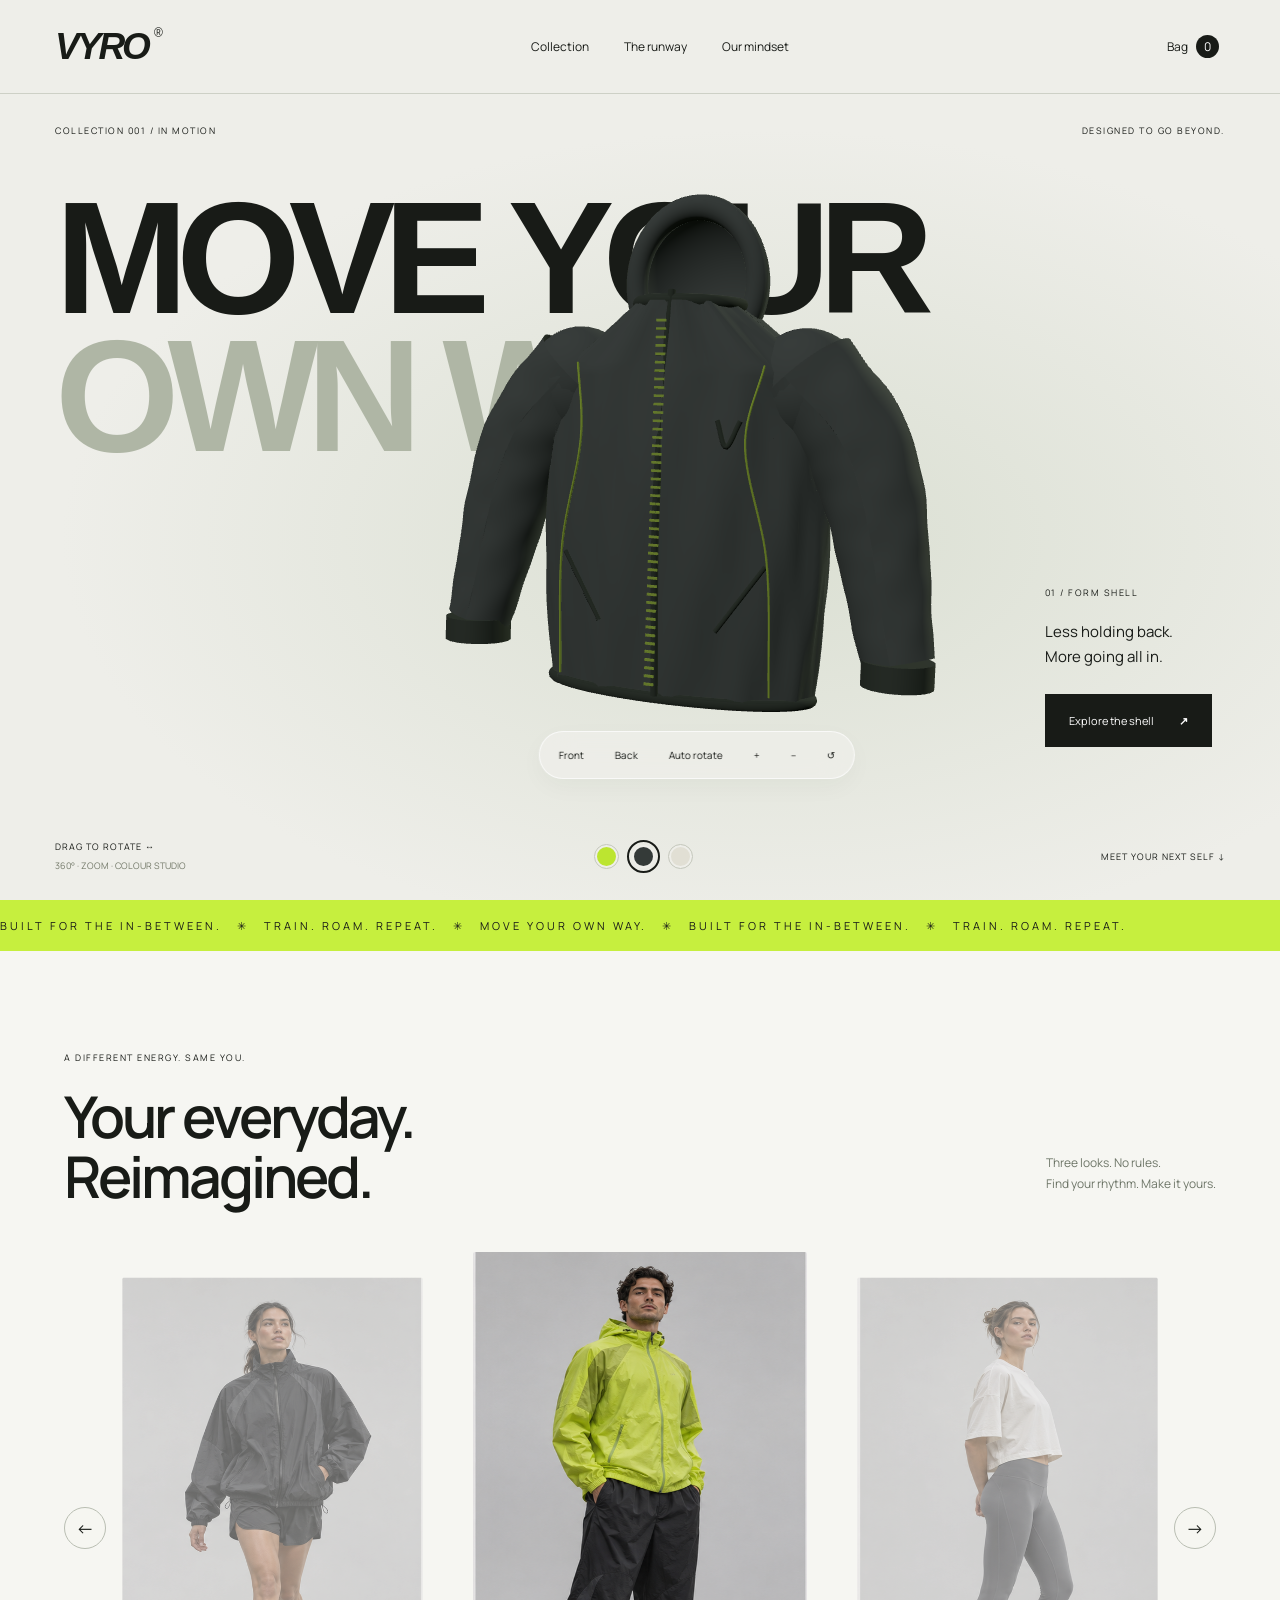
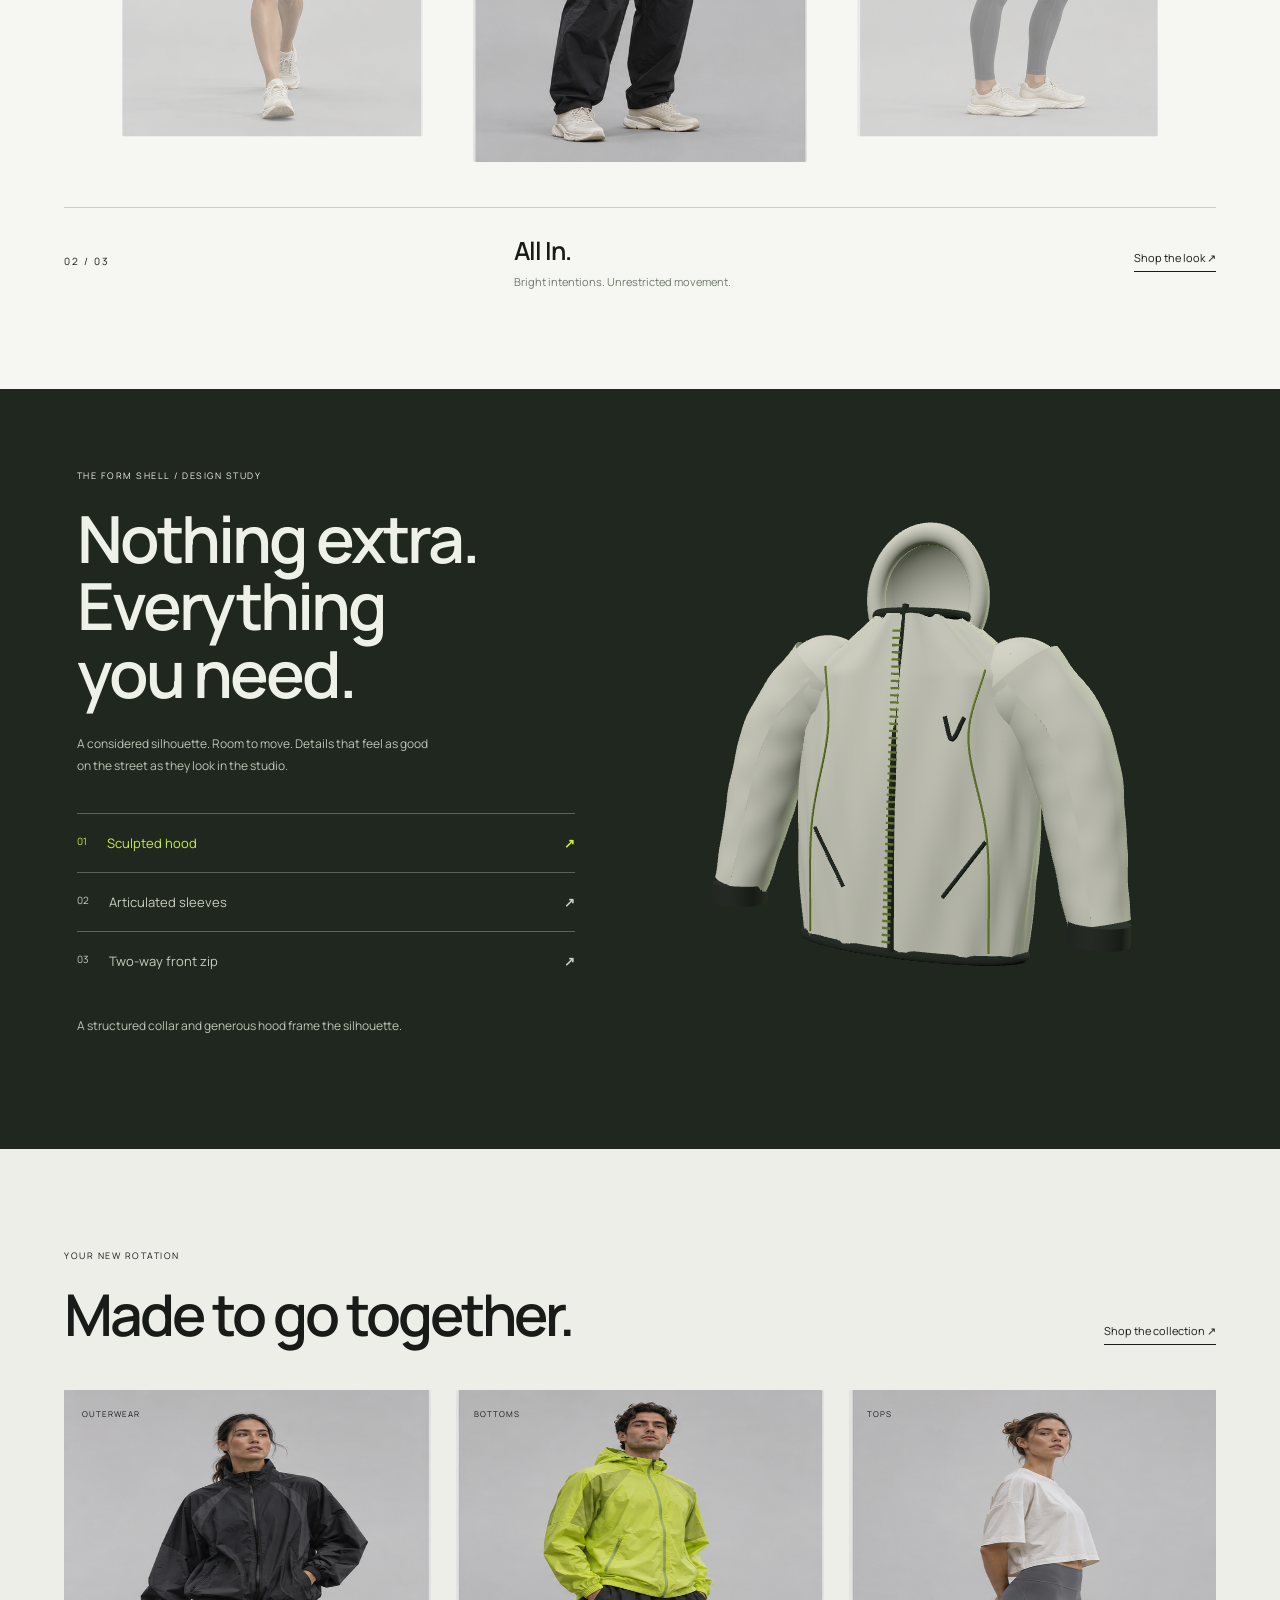
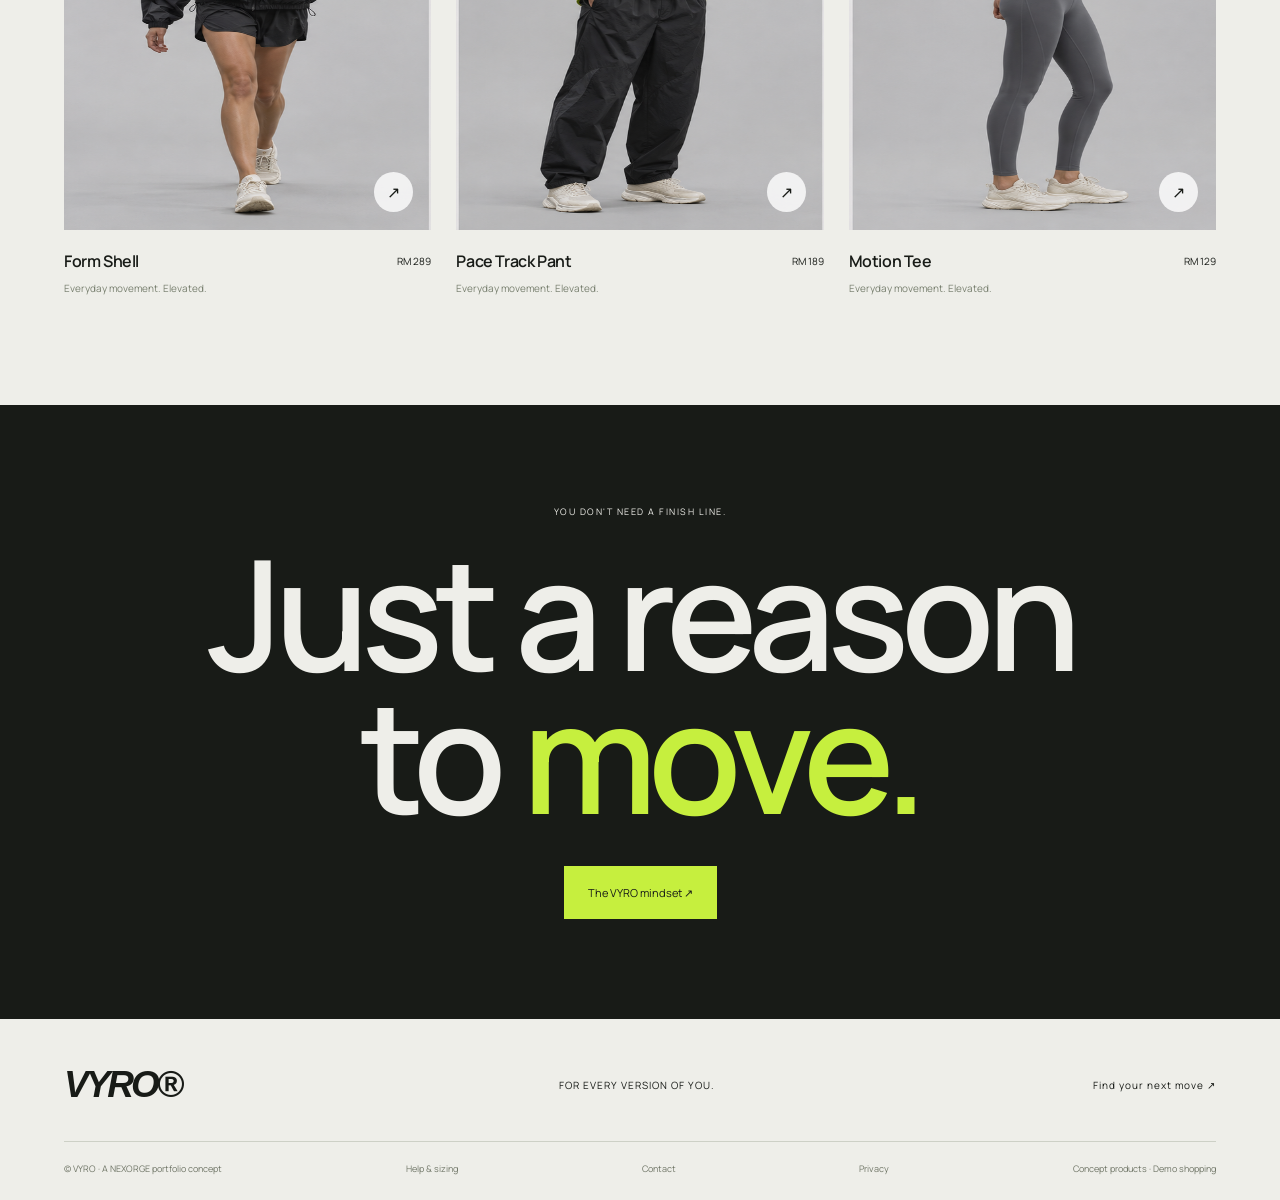
<file: index.html>
<!doctype html><html lang="en"><head><meta charset="utf-8"><meta name="viewport" content="width=device-width,initial-scale=1"><meta name="theme-color" content="#eeeeea"><title>Move your own way — VYRO</title><meta name="description" content="VYRO. Technical sportswear for every version of you. Explore the interactive collection."><link rel="icon" href="assets/icon.svg"><link rel="stylesheet" href="style.css"><script defer src="assets/three.min.js"></script><script defer src="app.js"></script><script defer src="scene.js"></script></head><body><a class="skip" href="#main">Skip to content</a><header><a class="brand" href="index.html">VYRO<span>®</span></a><nav id="nav"><a href="collection.html">Collection</a><a href="index.html#runway">The runway</a><a href="about.html">Our mindset</a></nav><div class="nav-right"><button data-bag>Bag <span id="count">0</span></button><button id="nav-toggle" aria-label="Toggle navigation" aria-expanded="false">☰</button></div></header><main id="main"><section class="hero"><div class="hero-meta"><span>COLLECTION 001 / IN MOTION</span><span>DESIGNED TO GO BEYOND.</span></div><h1>MOVE YOUR<br><span>OWN WAY.</span></h1><div class="hero-model model" data-model="hero" aria-label="Interactive 3D technical jacket"></div><div class="viewer-tools" data-viewer="hero" aria-label="3D view controls"><button data-view="front">Front</button><button data-view="back">Back</button><button data-view="spin" aria-pressed="false">Auto rotate</button><button data-view="in" aria-label="Zoom in">+</button><button data-view="out" aria-label="Zoom out">−</button><button data-view="reset" aria-label="Reset 3D view">↺</button></div><div class="hero-side"><span class="tiny">01 / FORM SHELL</span><p>Less holding back.<br>More going all in.</p><a class="button" href="product.html">Explore the shell <b>↗</b></a></div><div class="hero-bottom"><span>DRAG TO ROTATE ↔<br><small>360° · ZOOM · COLOUR STUDIO</small></span><div class="swatches"><button class="swatch" data-color="#bce530" style="--swatch:#bce530" aria-label="Lime jacket"></button><button class="swatch active" data-color="#343a38" style="--swatch:#343a38" aria-label="Graphite jacket"></button><button class="swatch" data-color="#e1dfd4" style="--swatch:#e1dfd4" aria-label="Chalk jacket"></button></div><a href="#runway">MEET YOUR NEXT SELF ↓</a></div></section><div class="ticker"><span>BUILT FOR THE IN-BETWEEN. &nbsp; ✳ &nbsp; TRAIN. ROAM. REPEAT. &nbsp; ✳ &nbsp; MOVE YOUR OWN WAY. &nbsp; ✳ &nbsp; BUILT FOR THE IN-BETWEEN. &nbsp; ✳ &nbsp; TRAIN. ROAM. REPEAT.</span></div><section class="runway section" id="runway"><div class="section-head"><div><p class="eyebrow">A DIFFERENT ENERGY. SAME YOU.</p><h2>Your everyday.<br>Reimagined.</h2></div><p>Three looks. No rules.<br>Find your rhythm. Make it yours.</p></div><div class="runway-stage"><button class="runway-arrow prev" aria-label="Previous look">←</button><div class="runway-cards"><button class="runway-look look-photo look-0" data-look="0" aria-label="Select Off Duty look"></button><button class="runway-look look-photo look-1 selected" data-look="1" aria-label="Select All In look"></button><button class="runway-look look-photo look-2" data-look="2" aria-label="Select Free Form look"></button></div><button class="runway-arrow next" aria-label="Next look">→</button></div><div class="runway-caption"><span id="look-number">02 / 03</span><div><h3 id="look-title">All In.</h3><p id="look-desc">Bright intentions. Unrestricted movement.</p></div><a class="text-link" id="shop-look" href="product.html?item=1">Shop the look ↗</a></div></section><section class="engineering"><div class="engineering-copy"><p class="eyebrow">THE FORM SHELL / DESIGN STUDY</p><h2>Nothing extra.<br>Everything<br>you need.</h2><p>A considered silhouette. Room to move. Details that feel as good on the street as they look in the studio.</p><div class="feature-buttons"><button class="active" data-feature="0"><span>01</span> Sculpted hood <b>↗</b></button><button data-feature="1"><span>02</span> Articulated sleeves <b>↗</b></button><button data-feature="2"><span>03</span> Two-way front zip <b>↗</b></button></div><p id="feature-copy">A structured collar and generous hood frame the silhouette.</p></div><div class="model detail-model" data-model="detail" aria-label="Rotating jacket construction study"></div></section><section class="section"><div class="section-head"><div><p class="eyebrow">YOUR NEW ROTATION</p><h2>Made to go together.</h2></div><a class="text-link" href="collection.html">Shop the collection ↗</a></div><div class="products"><article class="product-card reveal" data-category="outerwear"><a class="card-image look-photo look-0" href="product.html?item=0" aria-label="Explore Form Shell"><span class="tag">OUTERWEAR</span><span class="card-plus">↗</span></a><div class="card-title"><h3>Form Shell</h3><span>RM 289</span></div><p>Everyday movement. Elevated.</p></article><article class="product-card reveal" data-category="bottoms"><a class="card-image look-photo look-1" href="product.html?item=1" aria-label="Explore Pace Track Pant"><span class="tag">BOTTOMS</span><span class="card-plus">↗</span></a><div class="card-title"><h3>Pace Track Pant</h3><span>RM 189</span></div><p>Everyday movement. Elevated.</p></article><article class="product-card reveal" data-category="tops"><a class="card-image look-photo look-2" href="product.html?item=2" aria-label="Explore Motion Tee"><span class="tag">TOPS</span><span class="card-plus">↗</span></a><div class="card-title"><h3>Motion Tee</h3><span>RM 129</span></div><p>Everyday movement. Elevated.</p></article></div></section><section class="manifesto"><p class="eyebrow">YOU DON'T NEED A FINISH LINE.</p><h2>Just a reason<br>to <em>move.</em></h2><a class="button light" href="about.html">The VYRO mindset ↗</a></section></main><footer><div class="footer-top"><a class="brand" href="index.html">VYRO®</a><p>FOR EVERY VERSION OF YOU.</p><a href="collection.html">Find your next move ↗</a></div><div class="footlinks"><span>© VYRO · A NEXORGE portfolio concept</span><a href="support.html">Help & sizing</a><a href="contact.html">Contact</a><a href="privacy.html">Privacy</a><span>Concept products · Demo shopping</span></div></footer><dialog id="bag"><div class="bag-head"><h2>Your rotation.</h2><button data-close aria-label="Close bag">×</button></div><div id="bag-items"></div></dialog><div id="toast" role="status"></div></body></html>
</file>
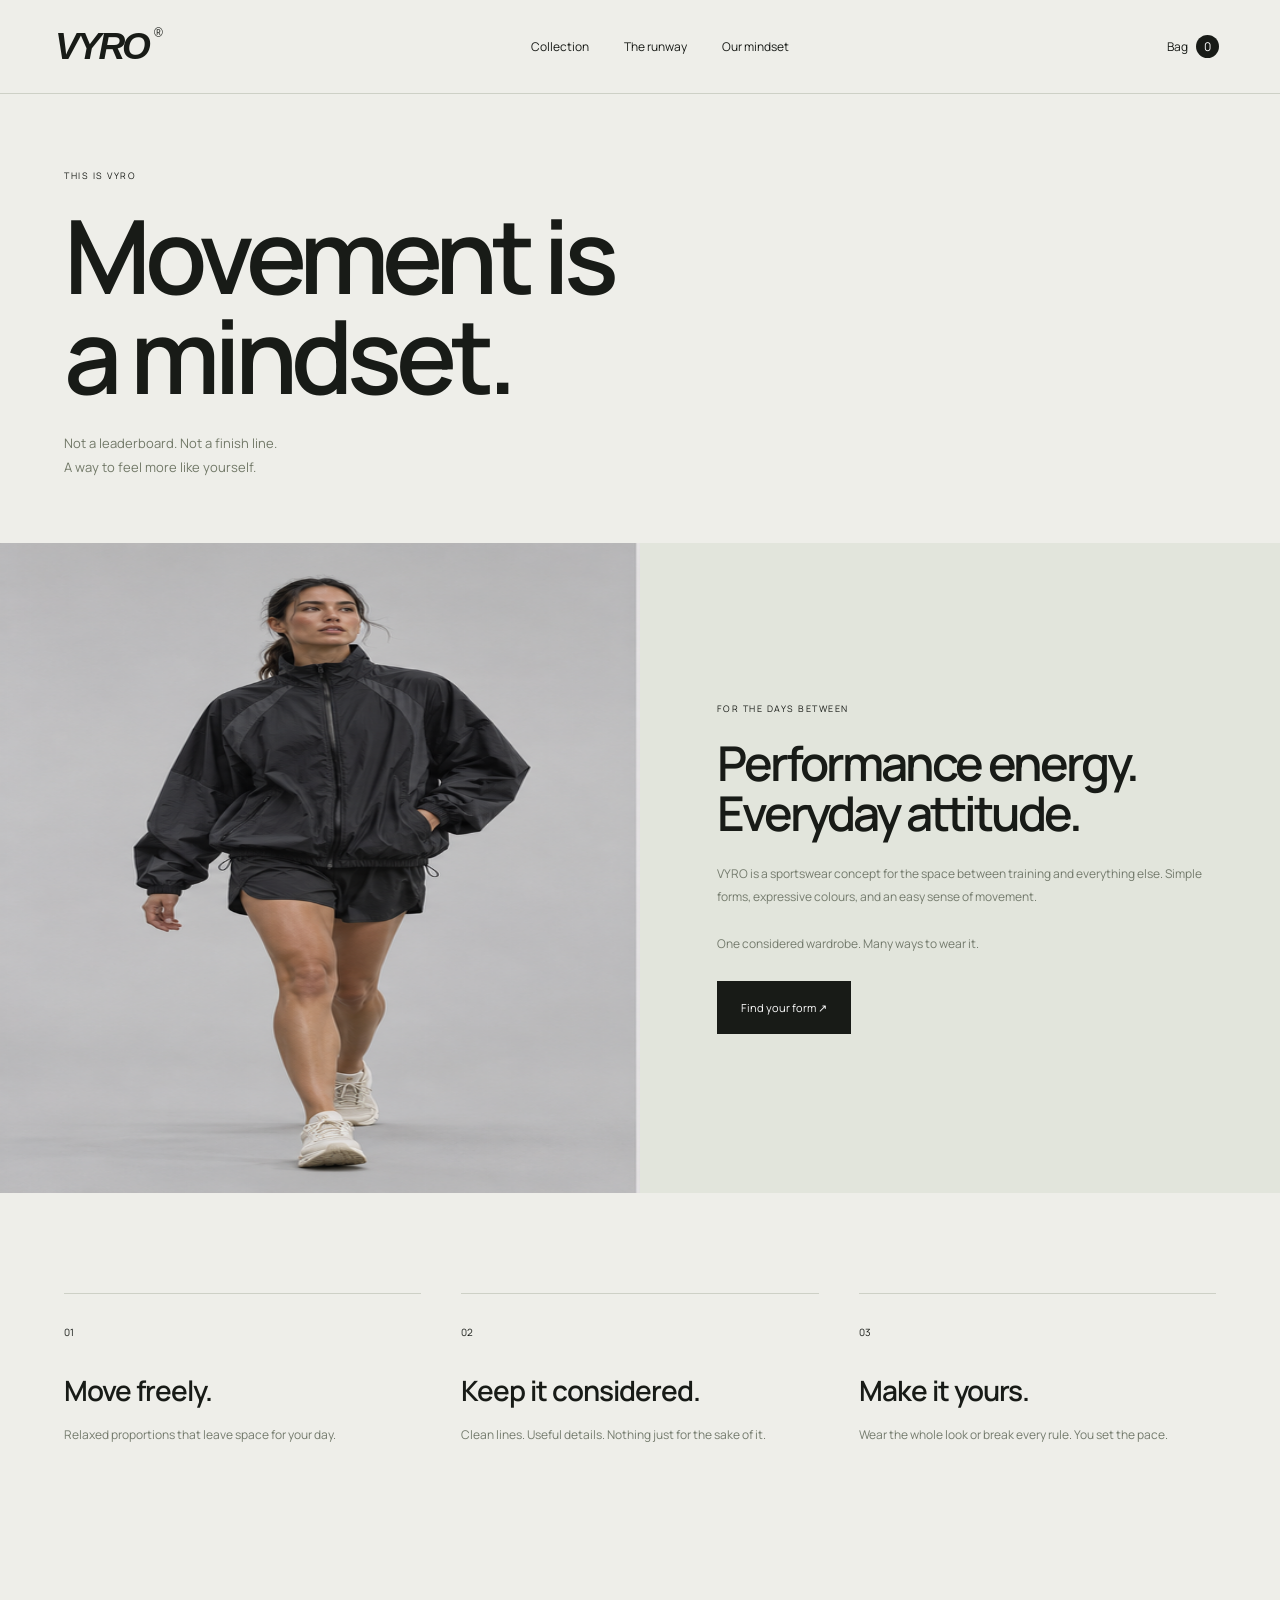
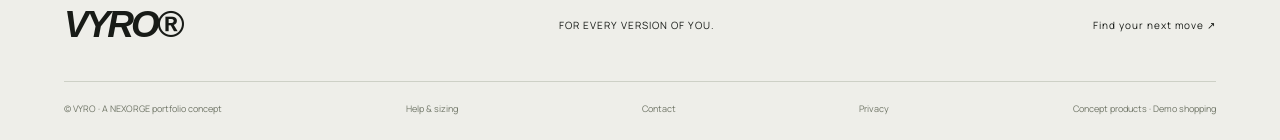
<file: about.html>
<!doctype html><html lang="en"><head><meta charset="utf-8"><meta name="viewport" content="width=device-width,initial-scale=1"><meta name="theme-color" content="#eeeeea"><title>Our mindset — VYRO</title><meta name="description" content="VYRO. Technical sportswear for every version of you. Explore the interactive collection."><link rel="icon" href="assets/icon.svg"><link rel="stylesheet" href="style.css"><script defer src="assets/three.min.js"></script><script defer src="app.js"></script><script defer src="scene.js"></script></head><body><a class="skip" href="#main">Skip to content</a><header><a class="brand" href="index.html">VYRO<span>®</span></a><nav id="nav"><a href="collection.html">Collection</a><a href="index.html#runway">The runway</a><a href="about.html">Our mindset</a></nav><div class="nav-right"><button data-bag>Bag <span id="count">0</span></button><button id="nav-toggle" aria-label="Toggle navigation" aria-expanded="false">☰</button></div></header><main id="main"><section class="page-heading"><p class="eyebrow">THIS IS VYRO</p><h1>Movement is<br>a mindset.</h1><p>Not a leaderboard. Not a finish line.<br>A way to feel more like yourself.</p></section><section class="about-split"><div class="look-photo look-0"></div><div><p class="eyebrow">FOR THE DAYS BETWEEN</p><h2>Performance energy.<br>Everyday attitude.</h2><p>VYRO is a sportswear concept for the space between training and everything else. Simple forms, expressive colours, and an easy sense of movement.</p><p>One considered wardrobe. Many ways to wear it.</p><a class="button" href="collection.html">Find your form ↗</a></div></section><section class="section values"><article><span>01</span><h3>Move freely.</h3><p>Relaxed proportions that leave space for your day.</p></article><article><span>02</span><h3>Keep it considered.</h3><p>Clean lines. Useful details. Nothing just for the sake of it.</p></article><article><span>03</span><h3>Make it yours.</h3><p>Wear the whole look or break every rule. You set the pace.</p></article></section></main><footer><div class="footer-top"><a class="brand" href="index.html">VYRO®</a><p>FOR EVERY VERSION OF YOU.</p><a href="collection.html">Find your next move ↗</a></div><div class="footlinks"><span>© VYRO · A NEXORGE portfolio concept</span><a href="support.html">Help & sizing</a><a href="contact.html">Contact</a><a href="privacy.html">Privacy</a><span>Concept products · Demo shopping</span></div></footer><dialog id="bag"><div class="bag-head"><h2>Your rotation.</h2><button data-close aria-label="Close bag">×</button></div><div id="bag-items"></div></dialog><div id="toast" role="status"></div></body></html>
</file>
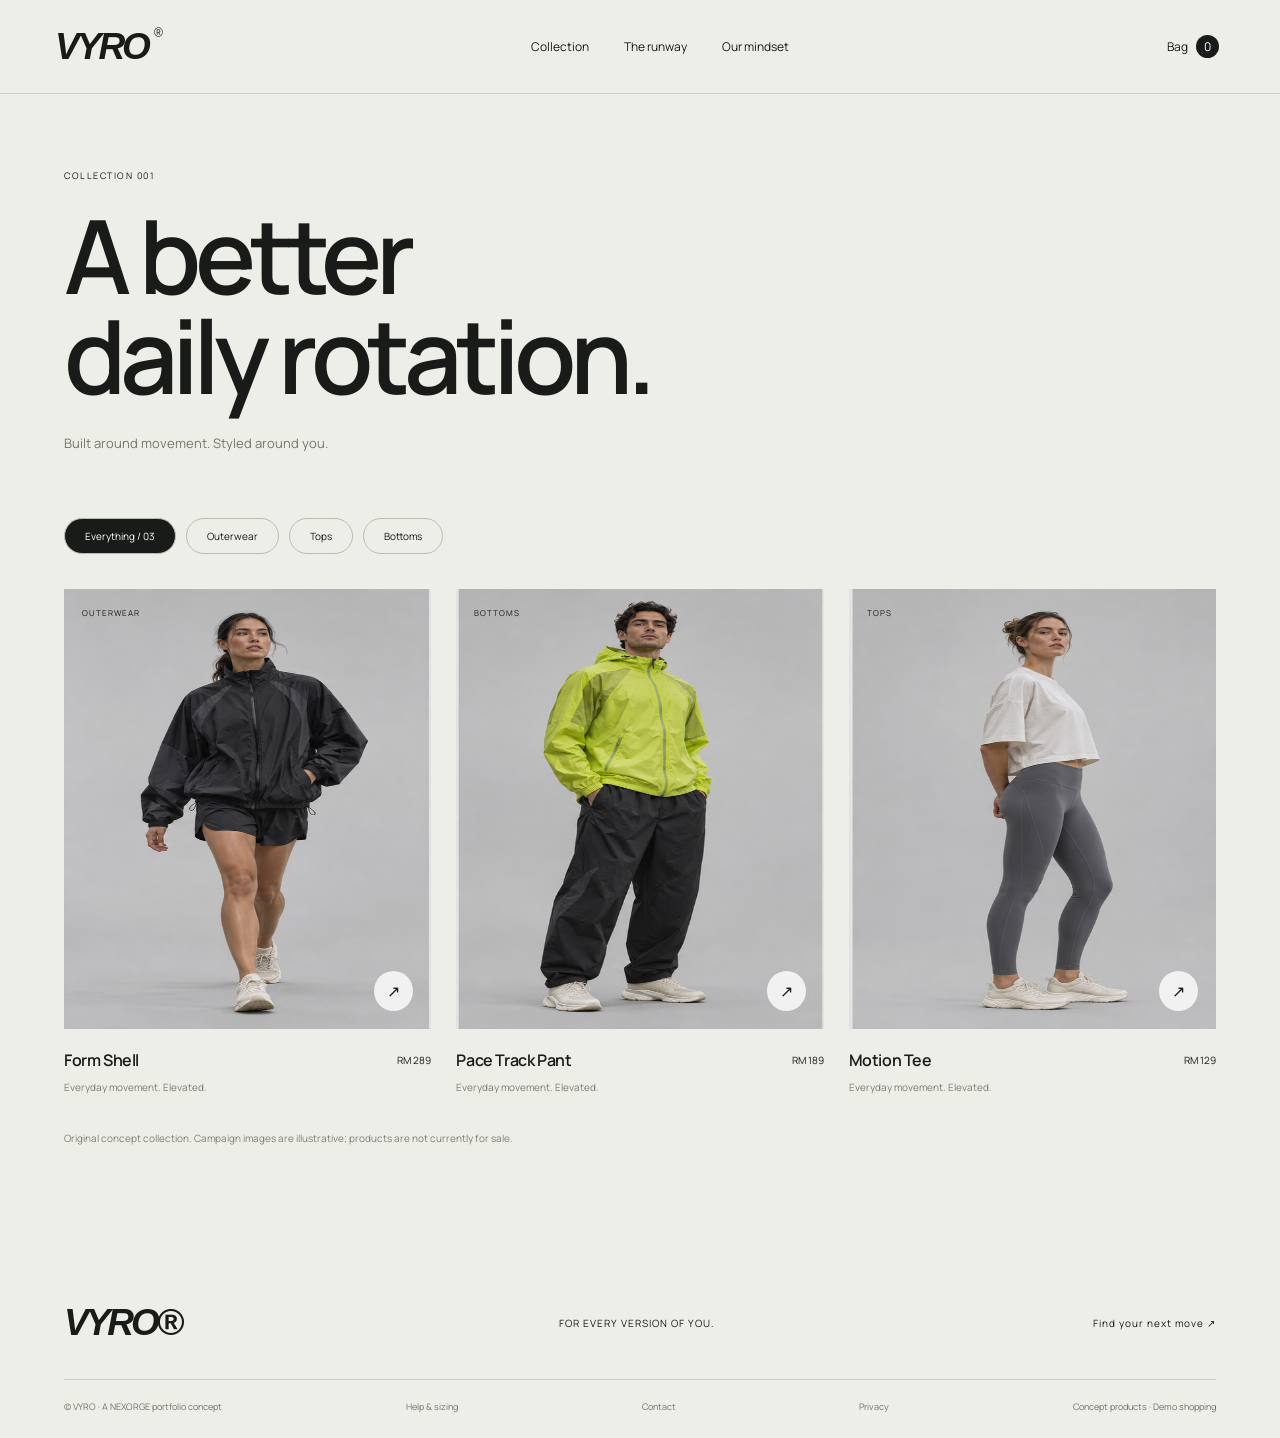
<file: collection.html>
<!doctype html><html lang="en"><head><meta charset="utf-8"><meta name="viewport" content="width=device-width,initial-scale=1"><meta name="theme-color" content="#eeeeea"><title>The collection — VYRO</title><meta name="description" content="VYRO. Technical sportswear for every version of you. Explore the interactive collection."><link rel="icon" href="assets/icon.svg"><link rel="stylesheet" href="style.css"><script defer src="assets/three.min.js"></script><script defer src="app.js"></script><script defer src="scene.js"></script></head><body><a class="skip" href="#main">Skip to content</a><header><a class="brand" href="index.html">VYRO<span>®</span></a><nav id="nav"><a href="collection.html">Collection</a><a href="index.html#runway">The runway</a><a href="about.html">Our mindset</a></nav><div class="nav-right"><button data-bag>Bag <span id="count">0</span></button><button id="nav-toggle" aria-label="Toggle navigation" aria-expanded="false">☰</button></div></header><main id="main"><section class="page-heading"><p class="eyebrow">COLLECTION 001</p><h1>A better<br>daily rotation.</h1><p>Built around movement. Styled around you.</p></section><section class="section collection"><div class="filters"><button class="active" data-filter="all">Everything / 03</button><button data-filter="outerwear">Outerwear</button><button data-filter="tops">Tops</button><button data-filter="bottoms">Bottoms</button></div><div class="products"><article class="product-card reveal" data-category="outerwear"><a class="card-image look-photo look-0" href="product.html?item=0" aria-label="Explore Form Shell"><span class="tag">OUTERWEAR</span><span class="card-plus">↗</span></a><div class="card-title"><h3>Form Shell</h3><span>RM 289</span></div><p>Everyday movement. Elevated.</p></article><article class="product-card reveal" data-category="bottoms"><a class="card-image look-photo look-1" href="product.html?item=1" aria-label="Explore Pace Track Pant"><span class="tag">BOTTOMS</span><span class="card-plus">↗</span></a><div class="card-title"><h3>Pace Track Pant</h3><span>RM 189</span></div><p>Everyday movement. Elevated.</p></article><article class="product-card reveal" data-category="tops"><a class="card-image look-photo look-2" href="product.html?item=2" aria-label="Explore Motion Tee"><span class="tag">TOPS</span><span class="card-plus">↗</span></a><div class="card-title"><h3>Motion Tee</h3><span>RM 129</span></div><p>Everyday movement. Elevated.</p></article></div><p class="note">Original concept collection. Campaign images are illustrative; products are not currently for sale.</p></section></main><footer><div class="footer-top"><a class="brand" href="index.html">VYRO®</a><p>FOR EVERY VERSION OF YOU.</p><a href="collection.html">Find your next move ↗</a></div><div class="footlinks"><span>© VYRO · A NEXORGE portfolio concept</span><a href="support.html">Help & sizing</a><a href="contact.html">Contact</a><a href="privacy.html">Privacy</a><span>Concept products · Demo shopping</span></div></footer><dialog id="bag"><div class="bag-head"><h2>Your rotation.</h2><button data-close aria-label="Close bag">×</button></div><div id="bag-items"></div></dialog><div id="toast" role="status"></div></body></html>
</file>
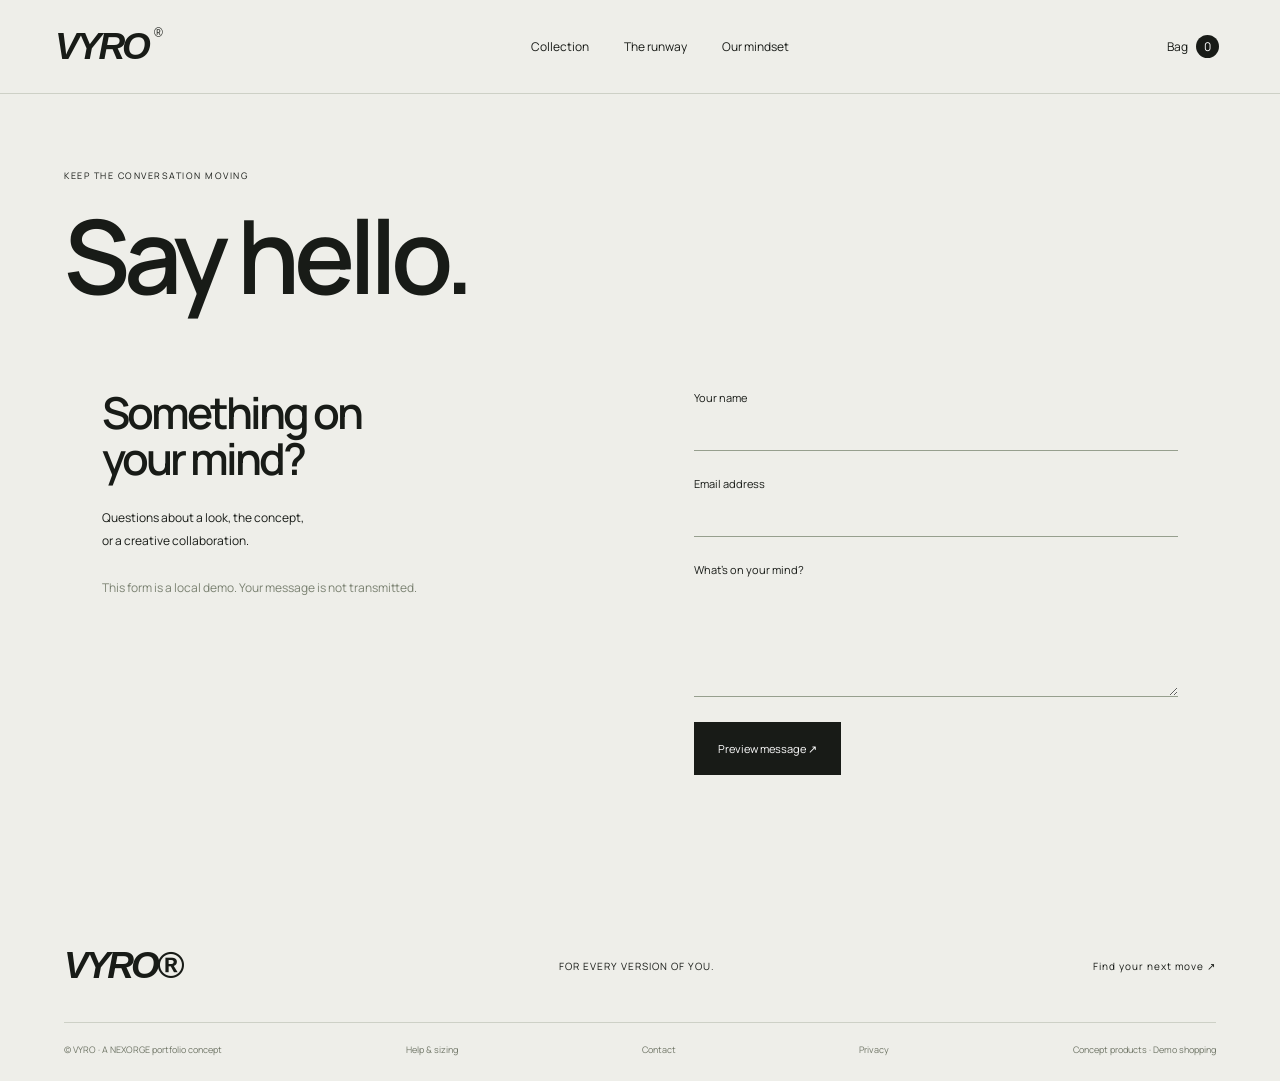
<file: contact.html>
<!doctype html><html lang="en"><head><meta charset="utf-8"><meta name="viewport" content="width=device-width,initial-scale=1"><meta name="theme-color" content="#eeeeea"><title>Contact — VYRO</title><meta name="description" content="VYRO. Technical sportswear for every version of you. Explore the interactive collection."><link rel="icon" href="assets/icon.svg"><link rel="stylesheet" href="style.css"><script defer src="assets/three.min.js"></script><script defer src="app.js"></script><script defer src="scene.js"></script></head><body><a class="skip" href="#main">Skip to content</a><header><a class="brand" href="index.html">VYRO<span>®</span></a><nav id="nav"><a href="collection.html">Collection</a><a href="index.html#runway">The runway</a><a href="about.html">Our mindset</a></nav><div class="nav-right"><button data-bag>Bag <span id="count">0</span></button><button id="nav-toggle" aria-label="Toggle navigation" aria-expanded="false">☰</button></div></header><main id="main"><section class="page-heading"><p class="eyebrow">KEEP THE CONVERSATION MOVING</p><h1>Say hello.</h1></section><section class="contact-layout"><div><h2>Something on<br>your mind?</h2><p>Questions about a look, the concept,<br>or a creative collaboration.</p><p class="note">This form is a local demo. Your message is not transmitted.</p></div><form id="contact-form"><label>Your name<input name="name" required maxlength="80" autocomplete="name"></label><label>Email address<input name="email" type="email" required autocomplete="email"></label><label>What's on your mind?<textarea name="message" required minlength="10" maxlength="2000"></textarea></label><button class="button" type="submit">Preview message ↗</button><p id="form-status" role="status"></p></form></section></main><footer><div class="footer-top"><a class="brand" href="index.html">VYRO®</a><p>FOR EVERY VERSION OF YOU.</p><a href="collection.html">Find your next move ↗</a></div><div class="footlinks"><span>© VYRO · A NEXORGE portfolio concept</span><a href="support.html">Help & sizing</a><a href="contact.html">Contact</a><a href="privacy.html">Privacy</a><span>Concept products · Demo shopping</span></div></footer><dialog id="bag"><div class="bag-head"><h2>Your rotation.</h2><button data-close aria-label="Close bag">×</button></div><div id="bag-items"></div></dialog><div id="toast" role="status"></div></body></html>
</file>
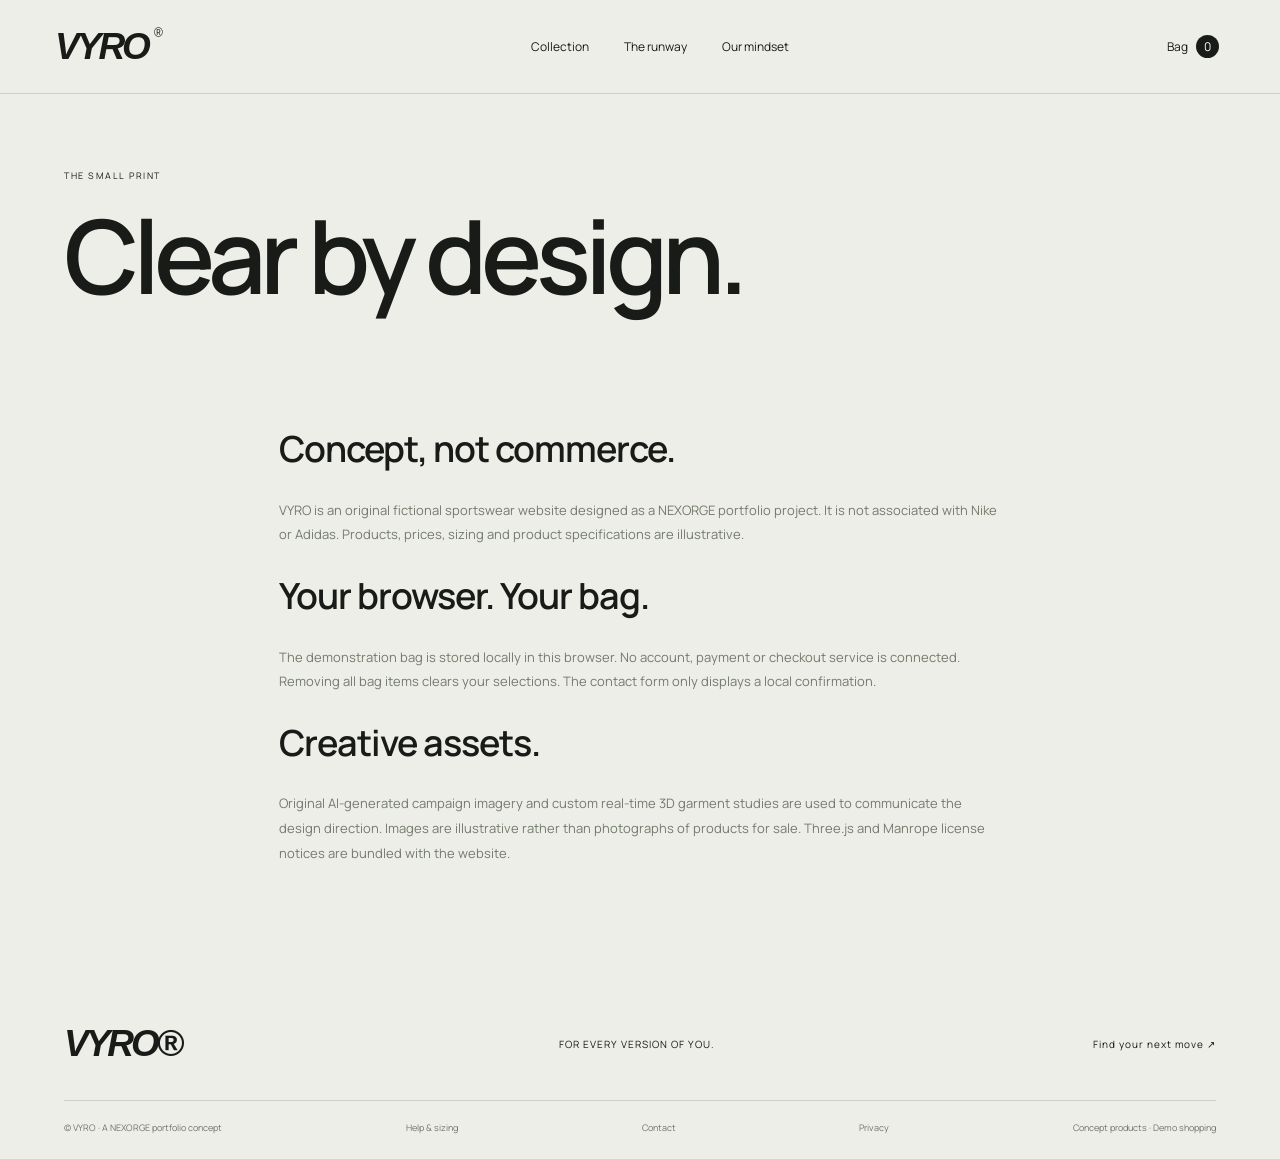
<file: privacy.html>
<!doctype html><html lang="en"><head><meta charset="utf-8"><meta name="viewport" content="width=device-width,initial-scale=1"><meta name="theme-color" content="#eeeeea"><title>Privacy & details — VYRO</title><meta name="description" content="VYRO. Technical sportswear for every version of you. Explore the interactive collection."><link rel="icon" href="assets/icon.svg"><link rel="stylesheet" href="style.css"><script defer src="assets/three.min.js"></script><script defer src="app.js"></script><script defer src="scene.js"></script></head><body><a class="skip" href="#main">Skip to content</a><header><a class="brand" href="index.html">VYRO<span>®</span></a><nav id="nav"><a href="collection.html">Collection</a><a href="index.html#runway">The runway</a><a href="about.html">Our mindset</a></nav><div class="nav-right"><button data-bag>Bag <span id="count">0</span></button><button id="nav-toggle" aria-label="Toggle navigation" aria-expanded="false">☰</button></div></header><main id="main"><section class="page-heading"><p class="eyebrow">THE SMALL PRINT</p><h1>Clear by design.</h1></section><section class="help"><h2>Concept, not commerce.</h2><p>VYRO is an original fictional sportswear website designed as a NEXORGE portfolio project. It is not associated with Nike or Adidas. Products, prices, sizing and product specifications are illustrative.</p><h2>Your browser. Your bag.</h2><p>The demonstration bag is stored locally in this browser. No account, payment or checkout service is connected. Removing all bag items clears your selections. The contact form only displays a local confirmation.</p><h2>Creative assets.</h2><p>Original AI-generated campaign imagery and custom real-time 3D garment studies are used to communicate the design direction. Images are illustrative rather than photographs of products for sale. Three.js and Manrope license notices are bundled with the website.</p></section></main><footer><div class="footer-top"><a class="brand" href="index.html">VYRO®</a><p>FOR EVERY VERSION OF YOU.</p><a href="collection.html">Find your next move ↗</a></div><div class="footlinks"><span>© VYRO · A NEXORGE portfolio concept</span><a href="support.html">Help & sizing</a><a href="contact.html">Contact</a><a href="privacy.html">Privacy</a><span>Concept products · Demo shopping</span></div></footer><dialog id="bag"><div class="bag-head"><h2>Your rotation.</h2><button data-close aria-label="Close bag">×</button></div><div id="bag-items"></div></dialog><div id="toast" role="status"></div></body></html>
</file>
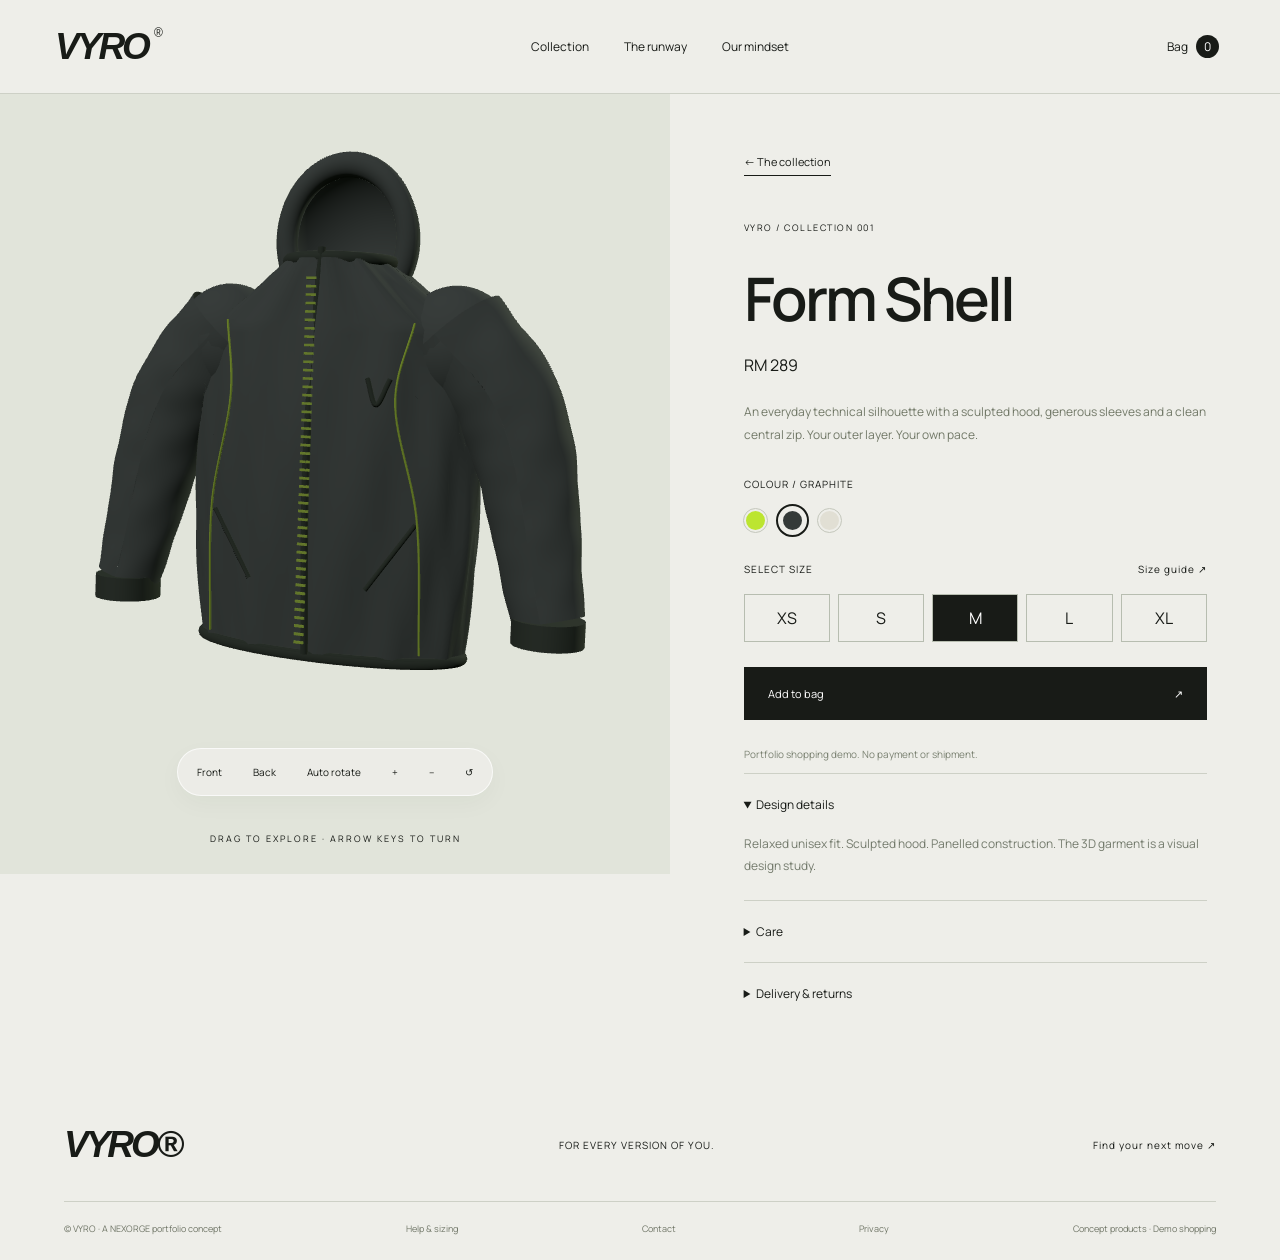
<file: product.html>
<!doctype html><html lang="en"><head><meta charset="utf-8"><meta name="viewport" content="width=device-width,initial-scale=1"><meta name="theme-color" content="#eeeeea"><title>Form Shell — VYRO</title><meta name="description" content="VYRO. Technical sportswear for every version of you. Explore the interactive collection."><link rel="icon" href="assets/icon.svg"><link rel="stylesheet" href="style.css"><script defer src="assets/three.min.js"></script><script defer src="app.js"></script><script defer src="scene.js"></script></head><body><a class="skip" href="#main">Skip to content</a><header><a class="brand" href="index.html">VYRO<span>®</span></a><nav id="nav"><a href="collection.html">Collection</a><a href="index.html#runway">The runway</a><a href="about.html">Our mindset</a></nav><div class="nav-right"><button data-bag>Bag <span id="count">0</span></button><button id="nav-toggle" aria-label="Toggle navigation" aria-expanded="false">☰</button></div></header><main id="main"><section class="product-layout"><div class="product-visual"><div class="model" data-model="product" aria-label="Interactive 3D product model"></div><div class="viewer-tools" data-viewer="product" aria-label="3D view controls"><button data-view="front">Front</button><button data-view="back">Back</button><button data-view="spin" aria-pressed="false">Auto rotate</button><button data-view="in" aria-label="Zoom in">+</button><button data-view="out" aria-label="Zoom out">−</button><button data-view="reset" aria-label="Reset 3D view">↺</button></div><p>DRAG TO EXPLORE · ARROW KEYS TO TURN</p></div><div class="product-info"><a class="text-link" href="collection.html">← The collection</a><p class="eyebrow">VYRO / COLLECTION 001</p><h1 id="product-name">Form Shell</h1><p id="product-price">RM 289</p><p class="description" id="product-description">An everyday technical silhouette with a sculpted hood, generous sleeves and a clean central zip. Your outer layer. Your own pace.</p><p class="option-label">COLOUR / <span id="colour-name">GRAPHITE</span></p><div class="swatches"><button class="swatch" data-color="#bce530" data-name="Volt" style="--swatch:#bce530" aria-label="Volt"></button><button class="swatch active" data-color="#343a38" data-name="Graphite" style="--swatch:#343a38" aria-label="Graphite"></button><button class="swatch" data-color="#e1dfd4" data-name="Chalk" style="--swatch:#e1dfd4" aria-label="Chalk"></button></div><div class="size-heading"><span>SELECT SIZE</span><a href="support.html#sizing">Size guide ↗</a></div><div class="sizes"><button data-size="XS">XS</button><button data-size="S">S</button><button data-size="M" class="active">M</button><button data-size="L">L</button><button data-size="XL">XL</button></div><button class="button full" id="add-bag">Add to bag <span>↗</span></button><p class="note">Portfolio shopping demo. No payment or shipment.</p><details open><summary>Design details</summary><p id="product-detail">Relaxed unisex fit. Sculpted hood. Panelled construction. The 3D garment is a visual design study.</p></details><details><summary>Care</summary><p>For this concept: cool wash, air dry, no bleach. Final care instructions would follow the production fabric specification.</p></details><details><summary>Delivery & returns</summary><p>This is a concept store. No purchase is submitted and no delivery takes place.</p></details></div></section></main><footer><div class="footer-top"><a class="brand" href="index.html">VYRO®</a><p>FOR EVERY VERSION OF YOU.</p><a href="collection.html">Find your next move ↗</a></div><div class="footlinks"><span>© VYRO · A NEXORGE portfolio concept</span><a href="support.html">Help & sizing</a><a href="contact.html">Contact</a><a href="privacy.html">Privacy</a><span>Concept products · Demo shopping</span></div></footer><dialog id="bag"><div class="bag-head"><h2>Your rotation.</h2><button data-close aria-label="Close bag">×</button></div><div id="bag-items"></div></dialog><div id="toast" role="status"></div></body></html>
</file>
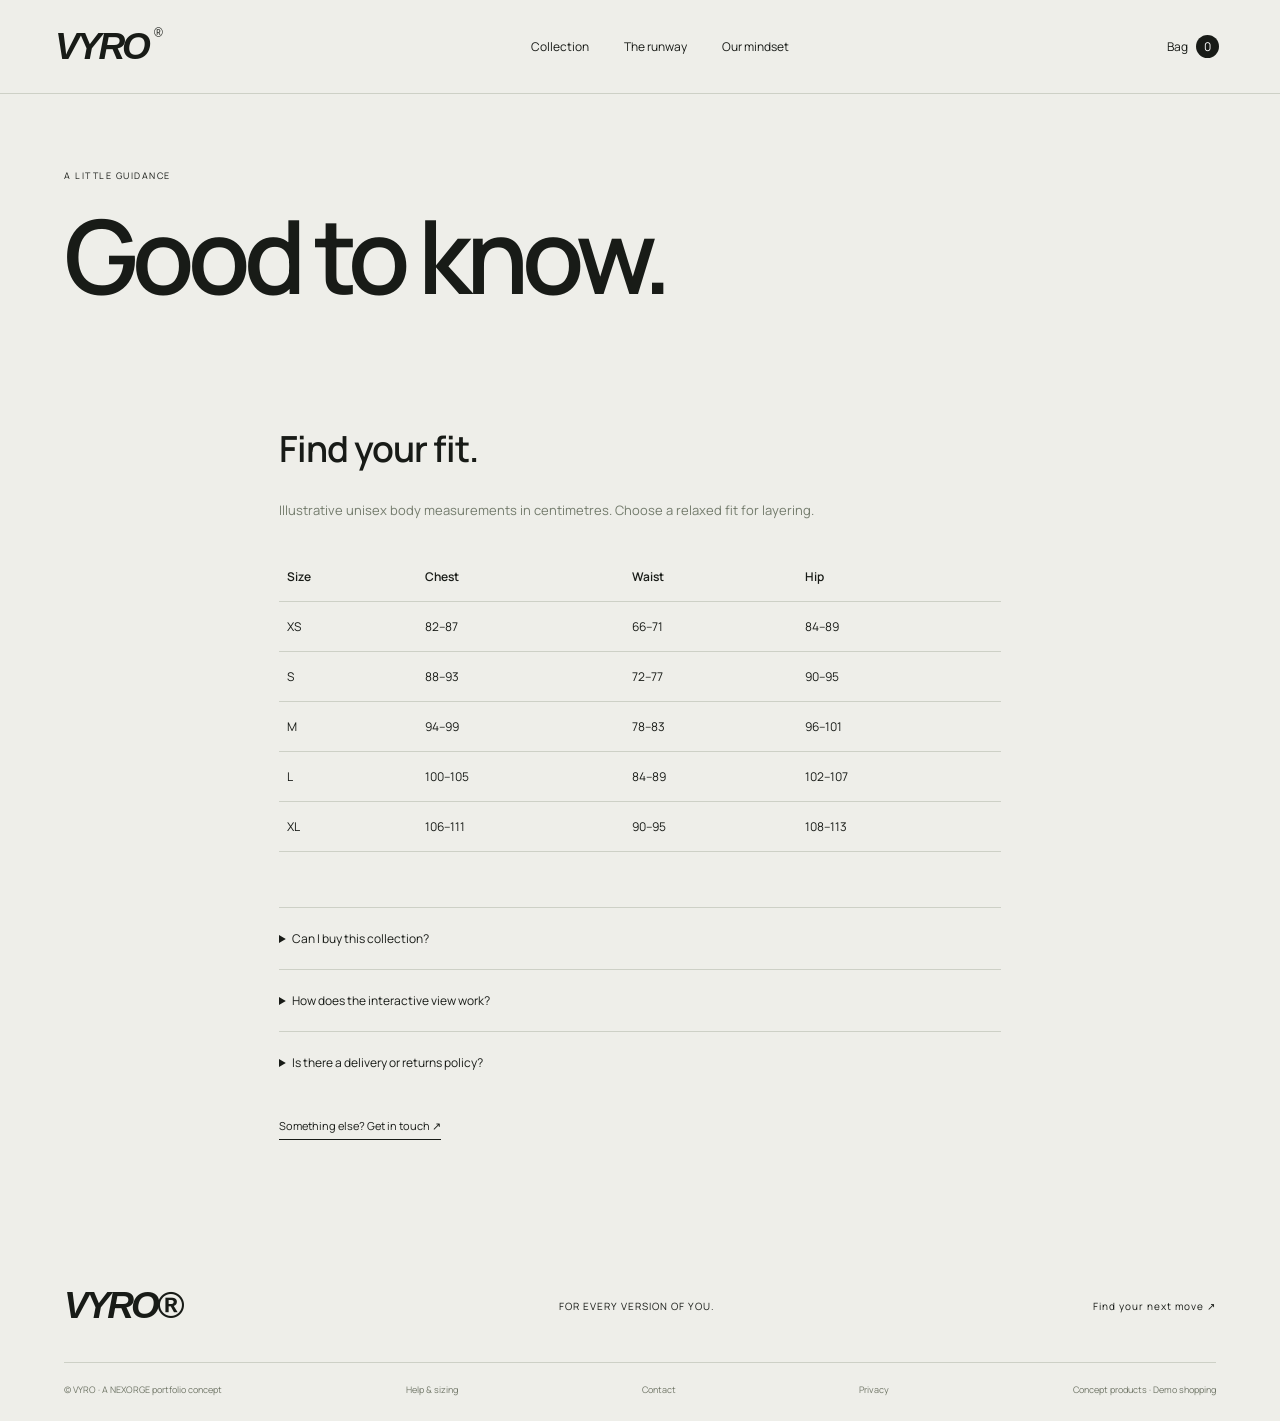
<file: support.html>
<!doctype html><html lang="en"><head><meta charset="utf-8"><meta name="viewport" content="width=device-width,initial-scale=1"><meta name="theme-color" content="#eeeeea"><title>Help & sizing — VYRO</title><meta name="description" content="VYRO. Technical sportswear for every version of you. Explore the interactive collection."><link rel="icon" href="assets/icon.svg"><link rel="stylesheet" href="style.css"><script defer src="assets/three.min.js"></script><script defer src="app.js"></script><script defer src="scene.js"></script></head><body><a class="skip" href="#main">Skip to content</a><header><a class="brand" href="index.html">VYRO<span>®</span></a><nav id="nav"><a href="collection.html">Collection</a><a href="index.html#runway">The runway</a><a href="about.html">Our mindset</a></nav><div class="nav-right"><button data-bag>Bag <span id="count">0</span></button><button id="nav-toggle" aria-label="Toggle navigation" aria-expanded="false">☰</button></div></header><main id="main"><section class="page-heading"><p class="eyebrow">A LITTLE GUIDANCE</p><h1>Good to know.</h1></section><section class="help"><h2 id="sizing">Find your fit.</h2><p>Illustrative unisex body measurements in centimetres. Choose a relaxed fit for layering.</p><div class="table-wrap"><table><thead><tr><th>Size</th><th>Chest</th><th>Waist</th><th>Hip</th></tr></thead><tbody><tr><td>XS</td><td>82–87</td><td>66–71</td><td>84–89</td></tr><tr><td>S</td><td>88–93</td><td>72–77</td><td>90–95</td></tr><tr><td>M</td><td>94–99</td><td>78–83</td><td>96–101</td></tr><tr><td>L</td><td>100–105</td><td>84–89</td><td>102–107</td></tr><tr><td>XL</td><td>106–111</td><td>90–95</td><td>108–113</td></tr></tbody></table></div><details><summary>Can I buy this collection?</summary><p>This website is a NEXORGE portfolio concept. The bag lets you explore a shopping flow, but no products are sold.</p></details><details><summary>How does the interactive view work?</summary><p>Drag the garment to rotate it. Select a colour to change its material. Use the home-page detail controls to inspect the hood, sleeves and zip.</p></details><details><summary>Is there a delivery or returns policy?</summary><p>There are no real orders or deliveries. Production policies would be added before an actual store launch.</p></details><a class="text-link" href="contact.html">Something else? Get in touch ↗</a></section></main><footer><div class="footer-top"><a class="brand" href="index.html">VYRO®</a><p>FOR EVERY VERSION OF YOU.</p><a href="collection.html">Find your next move ↗</a></div><div class="footlinks"><span>© VYRO · A NEXORGE portfolio concept</span><a href="support.html">Help & sizing</a><a href="contact.html">Contact</a><a href="privacy.html">Privacy</a><span>Concept products · Demo shopping</span></div></footer><dialog id="bag"><div class="bag-head"><h2>Your rotation.</h2><button data-close aria-label="Close bag">×</button></div><div id="bag-items"></div></dialog><div id="toast" role="status"></div></body></html>
</file>
<file: style.css>
@font-face{font-family:Manrope;src:url(assets/manrope-400.ttf)}@font-face{font-family:Manrope;src:url(assets/manrope-600.ttf);font-weight:600}:root{--paper:#eeeee9;--ink:#181b17;--lime:#c6ef3e;--line:#cdd0c6}*{box-sizing:border-box}html{scroll-behavior:smooth;scroll-padding-top:40px}body{margin:0;background:var(--paper);color:var(--ink);font-family:Manrope,Arial,sans-serif}button,input,textarea{font:inherit}button,a{touch-action:manipulation}a{color:inherit;text-decoration:none}button{cursor:pointer;color:inherit}button:focus-visible,a:focus-visible,input:focus-visible,textarea:focus-visible{outline:3px solid #71920a;outline-offset:5px}header{height:94px;display:flex;align-items:center;justify-content:space-between;padding:0 4.3%;border-bottom:1px solid var(--line);position:relative;z-index:10}.brand{font:bold italic 37px Arial;letter-spacing:-3px}.brand span{font:12px Arial;vertical-align:top;margin-left:6px}nav{display:flex;gap:35px;font-size:12px}.nav-right{display:flex;gap:20px}.nav-right button{border:0;background:none;font-size:12px}#count{background:var(--ink);color:white;border-radius:50%;display:inline-grid;place-items:center;width:23px;height:23px;margin-left:6px}#nav-toggle{display:none}.hero{height:min(880px,calc(100svh - 94px));min-height:650px;position:relative;overflow:hidden;padding:30px 4.3%}.hero-meta{display:flex;justify-content:space-between;font-size:9px;letter-spacing:1.5px}.hero h1{font:bold 12.5vw/.86 Arial;letter-spacing:-.075em;margin:52px 0 0;pointer-events:none}.hero h1 span{color:#a8b09d}.hero-model{position:absolute!important;inset:3% 16% 1% 26%;z-index:2}.model{position:relative;touch-action:pan-y;min-height:200px}.model canvas{width:100%;height:100%;display:block;cursor:grab}.model canvas:active{cursor:grabbing}.hero-side{position:absolute;right:4.3%;bottom:19%;width:180px;z-index:3}.tiny,.eyebrow{font-size:9px;letter-spacing:1.5px}.hero-side p{font-size:15px;line-height:1.7;margin:18px 0 24px}.button{display:inline-flex;align-items:center;justify-content:space-between;gap:25px;background:var(--ink);border:1px solid var(--ink);color:white;padding:18px 23px;font-size:11px;transition:transform .3s,background .3s}.button:hover{background:#37452b;transform:translateY(-3px)}.button.light{background:var(--lime);color:var(--ink);border-color:var(--lime)}.hero-bottom{position:absolute;left:4.3%;right:4.3%;bottom:28px;display:flex;align-items:center;justify-content:space-between;z-index:4;font-size:9px;letter-spacing:1px}.hero-bottom small{font-size:9px;letter-spacing:0;display:block;margin-top:6px;color:#737969}.swatches{display:flex;gap:14px}.swatch{width:23px;height:23px;border-radius:50%;background:var(--swatch);border:2px solid var(--paper);outline:1px solid #c4c7bc}.swatch.active{outline:2px solid var(--ink);outline-offset:3px}.ticker{background:var(--lime);overflow:hidden;padding:18px 0;font-size:11px;letter-spacing:3px;white-space:nowrap}.ticker span{display:inline-block;animation:ticker 35s linear infinite}@keyframes ticker{to{transform:translateX(-40%)}}.section{padding:100px 5%}.section-head{display:flex;align-items:flex-end;justify-content:space-between;gap:30px;margin-bottom:45px}h1,h2,h3,p{margin-top:0}h2{font-size:clamp(38px,4.5vw,70px);letter-spacing:-3px;line-height:1.04;font-weight:600;margin-bottom:0}.section-head p:not(.eyebrow){font-size:12px;line-height:1.8;color:#6e7668}.eyebrow{margin-bottom:23px}.text-link{font-size:11px;border-bottom:1px solid;padding-bottom:6px}.runway{overflow:hidden;background:#f6f6f2}.runway-stage{position:relative;perspective:1300px;height:510px}.runway-cards{display:flex;justify-content:center;gap:35px;height:100%;transform-style:preserve-3d}.look-photo{background-image:url(assets/campaign.png);background-repeat:no-repeat;background-size:300% 100%;background-color:#e6e6e3}.look-0{background-position:left center}.look-1{background-position:center center}.look-2{background-position:right center}.runway-look{width:29%;height:100%;border:0;position:relative;transform:translateZ(-130px) rotateY(15deg) scale(.88);filter:grayscale(.7);opacity:.65;transition:transform .9s cubic-bezier(.2,.8,.2,1),opacity .8s,filter .8s;border-radius:2px}.runway-look:nth-child(3){transform:translateZ(-130px) rotateY(-15deg) scale(.88)}.runway-look.selected{transform:translateZ(45px);opacity:1;filter:none;z-index:2;box-shadow:0 20px 30px #00000009}.runway-arrow{position:absolute;top:50%;z-index:5;border:1px solid #b9beb2;background:#f6f6f2dc;border-radius:50%;width:42px;height:42px;font-size:18px}.runway-arrow.prev{left:0}.runway-arrow.next{right:0}.runway-caption{display:flex;justify-content:space-between;align-items:center;margin-top:45px;border-top:1px solid var(--line);padding-top:25px}.runway-caption>span{font-size:10px;letter-spacing:2px}.runway-caption h3{font-size:25px;letter-spacing:-1px;margin:0 0 6px}.runway-caption p{font-size:11px;color:#70796a;margin:0}.engineering{display:grid;grid-template-columns:1fr 1.15fr;background:#20271f;color:#edf1e7;padding:80px 6%;gap:5%}.engineering-copy>p:not(.eyebrow){font-size:12px;color:#bcc5b6;line-height:1.9;max-width:360px;margin-top:25px}.engineering h2{font-size:65px}.detail-model{min-height:600px}.feature-buttons{margin-top:35px}.feature-buttons button{display:flex;gap:20px;text-align:left;width:100%;border:0;border-top:1px solid #5a6455;padding:20px 0;background:none;color:#c7cebf;font-size:13px}.feature-buttons button b{margin-left:auto}.feature-buttons button span{font-size:10px}.feature-buttons button.active{color:var(--lime)}.products{display:grid;grid-template-columns:repeat(3,1fr);gap:25px}.card-image{height:440px;display:block;position:relative;transition:transform .6s;transform-origin:bottom;overflow:hidden}.card-image:hover{transform:perspective(900px) rotateY(-5deg) translateY(-8px)}.tag{position:absolute;top:18px;left:18px;font-size:8px;letter-spacing:1px}.card-plus{position:absolute;bottom:18px;right:18px;background:#ffffffcc;padding:9px 13px;border-radius:50%}.card-title{display:flex;justify-content:space-between;align-items:center;margin-top:20px}.card-title h3{font-size:16px;letter-spacing:-.4px;margin:0}.card-title span,.product-card p{font-size:10px}.product-card p{margin-top:9px;color:#798070}.manifesto{padding:100px 5%;background:var(--ink);color:var(--paper);text-align:center;overflow:hidden}.manifesto h2{font-size:clamp(80px,12vw,180px);letter-spacing:-8px;line-height:.93}.manifesto em{font-style:normal;color:var(--lime)}.manifesto .button{margin-top:40px}footer{padding:45px 5% 25px}.footer-top{display:flex;align-items:center;justify-content:space-between;padding-bottom:35px}.footer-top p,.footer-top>a:last-child{font-size:10px;letter-spacing:1px;margin:0}.footlinks{border-top:1px solid var(--line);padding-top:20px;display:flex;justify-content:space-between;gap:20px;font-size:9px;color:#707667}.page-heading{padding:75px 5% 50px}.page-heading h1{font-size:clamp(60px,8vw,120px);letter-spacing:-6px;line-height:.98;margin-bottom:25px}.page-heading>p:last-child{font-size:13px;line-height:1.9;color:#727968}.collection{padding-top:0}.filters{display:flex;gap:10px;margin-bottom:35px}.filters button{border:1px solid #b7beb0;background:none;padding:10px 20px;border-radius:20px;font-size:10px}.filters button.active{background:var(--ink);color:white}.note{font-size:10px;line-height:1.8;color:#7b8272;margin-top:25px}.product-layout{display:grid;grid-template-columns:1.1fr 1fr}.product-visual{height:780px;background:#e1e4da;position:sticky;top:0}.product-visual .model{height:90%}.product-visual>p{text-align:center;font-size:9px;letter-spacing:2px}.product-info{padding:55px 12%}.product-info .eyebrow{margin-top:50px}.product-info h1{font-size:60px;letter-spacing:-3px;margin-bottom:15px}.description{font-size:12px;line-height:1.9;color:#727968;margin:25px 0}.option-label,.size-heading{font-size:10px;letter-spacing:1px;margin:30px 0 18px}.size-heading{display:flex;justify-content:space-between}.sizes{display:flex;gap:8px;margin-bottom:25px}.sizes button{flex:1;background:none;border:1px solid #b7bdb0;padding:12px}.sizes .active{background:var(--ink);color:white}.full{width:100%}details{border-top:1px solid var(--line);padding:22px 0}summary{cursor:pointer;font-size:12px}details p{font-size:12px;line-height:1.9;color:#747b6d;margin:20px 0 0}.about-split{display:grid;grid-template-columns:1fr 1fr;background:#e2e5dc}.about-split .look-photo{min-height:650px}.about-split>div:last-child{padding:90px 12%;align-self:center}.about-split h2{font-size:48px}.about-split p:not(.eyebrow){font-size:12px;line-height:1.9;margin:25px 0;color:#747b6d}.values{display:grid;grid-template-columns:repeat(3,1fr);gap:40px}.values article{border-top:1px solid var(--line);padding-top:25px}.values span{font-size:10px}.values h3{font-size:28px;letter-spacing:-1px;margin:30px 0 15px}.values p{font-size:12px;color:#747b6d;line-height:1.9}.help{max-width:850px;margin:auto;padding:20px 5% 100px}.help h2{font-size:36px;letter-spacing:-1px;margin:30px 0}.help p{font-size:13px;line-height:1.9;color:#737b6c}.help .text-link{display:inline-block;margin-top:25px}table{width:100%;border-collapse:collapse;font-size:12px;margin:30px 0 55px}td,th{text-align:left;padding:16px 8px;border-bottom:1px solid var(--line)}.contact-layout{display:grid;grid-template-columns:1fr 1fr;padding:10px 8% 100px;gap:10%}.contact-layout h2{font-size:44px}.contact-layout p{font-size:12px;line-height:1.9;margin-top:25px}label{display:block;font-size:11px;margin-bottom:25px}input,textarea{width:100%;display:block;background:none;border:0;border-bottom:1px solid #969f8e;padding:13px 0;font-size:14px}textarea{height:120px;resize:vertical}dialog{border:0;background:var(--paper);color:var(--ink);padding:35px;width:min(480px,95vw);max-height:90svh}dialog::backdrop{background:#13200d77;backdrop-filter:blur(7px)}.bag-head{display:flex;justify-content:space-between;align-items:center;margin-bottom:25px}.bag-head h2{font-size:32px;letter-spacing:-1px}.bag-head button{border:0;background:none;font-size:30px}.bag-row{border-top:1px solid var(--line);padding:22px 0;display:flex;justify-content:space-between;gap:15px}.bag-row h3{font-size:16px;margin:0 0 8px}.bag-row p{font-size:11px;color:#77806e}.bag-row button{border:1px solid var(--line);background:none;margin:0 8px;padding:3px 8px}.bag-total{display:flex;justify-content:space-between;margin:25px 0}.empty{font-size:13px;padding:35px 0;line-height:1.8}#toast{position:fixed;bottom:25px;left:50%;transform:translate(-50%,20px);background:var(--ink);color:white;padding:15px 25px;font-size:11px;border-radius:30px;z-index:100;opacity:0;pointer-events:none;transition:.3s}#toast.show{opacity:1;transform:translate(-50%,0)}.skip{position:fixed;top:-60px;left:10px;background:white;padding:15px;z-index:100}.skip:focus{top:10px}.reveal{opacity:0;transform:translateY(20px);transition:.8s}.reveal.visible{opacity:1;transform:none}[hidden]{display:none!important}@media(max-width:900px){.hero-model{inset:12% 8% 3% 18%}.hero-side{bottom:17%;width:160px}.hero h1{margin-top:75px}.runway-stage{height:380px}.card-image{height:330px}.engineering h2{font-size:48px}.detail-model{min-height:500px}.product-info{padding:40px 8%}.product-info h1{font-size:48px}.product-visual{height:720px}}@media(max-width:650px){header{height:76px;padding:0 6%}.brand{font-size:30px}#nav-toggle{display:block}nav{display:none;position:absolute;top:76px;left:0;right:0;background:var(--paper);padding:25px 6%;flex-direction:column;z-index:20}nav.open{display:flex}.hero{height:calc(100svh - 76px);min-height:680px;padding:25px 6%}.hero-meta{font-size:7px}.hero-meta span:last-child{display:none}.hero h1{font-size:17vw;margin-top:40px;letter-spacing:-.065em}.hero-model{inset:12% -15% 10% -9%!important}.hero-side{bottom:12%;right:6%;width:auto}.hero-side p,.hero-side .tiny{display:none}.hero-side .button{padding:13px 18px}.hero-bottom{left:6%;right:6%;bottom:24px;font-size:8px}.hero-bottom>a{display:none}.hero-bottom small{font-size:8px}.swatch{width:20px;height:20px}.section{padding:65px 6%}.section-head{align-items:flex-start;flex-direction:column;gap:20px}.section-head h2{font-size:43px;letter-spacing:-2px}.section-head p{margin-bottom:0}.runway-stage{height:330px;margin:0 -6%}.runway-cards{gap:8px}.runway-look{width:36%;flex-shrink:0;transform:scale(.8) rotateY(15deg)}.runway-look:nth-child(3){transform:scale(.8) rotateY(-15deg)}.runway-look.selected{transform:scale(1.08)}.runway-arrow{width:32px;height:32px}.runway-caption{gap:12px;margin-top:25px}.runway-caption p{font-size:9px;max-width:150px}.runway-caption h3{font-size:22px}.runway-caption .text-link{font-size:9px}.engineering{padding:55px 6%;grid-template-columns:1fr;gap:0}.engineering h2{font-size:51px}.detail-model{min-height:410px;order:-1;height:410px}.engineering-copy{margin-top:20px}.products{grid-template-columns:1fr;gap:40px}.card-image{height:480px}.manifesto{padding:75px 6%}.manifesto h2{font-size:77px;letter-spacing:-4px}.footer-top{gap:25px;flex-wrap:wrap}.footer-top p{font-size:8px}.footlinks{flex-wrap:wrap;font-size:8px}.page-heading{padding:55px 6% 40px}.page-heading h1{font-size:62px;letter-spacing:-3px}.filters{gap:6px;flex-wrap:wrap}.filters button{padding:10px 14px}.product-layout{grid-template-columns:1fr}.product-visual{height:450px;position:relative}.product-info{padding:40px 6%}.product-info .eyebrow{margin-top:35px}.about-split{grid-template-columns:1fr}.about-split .look-photo{min-height:500px}.about-split>div:last-child{padding:55px 6%}.about-split h2{font-size:42px}.values{grid-template-columns:1fr}.contact-layout{grid-template-columns:1fr;padding:0 6% 60px;gap:35px}.help{padding:0 6% 60px}.table-wrap{overflow:auto}.ticker{font-size:9px}.hero-bottom .swatches{gap:12px}}@media(prefers-reduced-motion:reduce){html{scroll-behavior:auto}*,*:before,*:after{animation:none!important;transition:none!important}.reveal{opacity:1;transform:none}}
.runway-cards{display:block;position:relative}.runway-look,.runway-look:nth-child(3){position:absolute;left:35.5%;top:0;transform:translateX(calc(var(--slot,0)*110%)) translateZ(-120px) rotateY(calc(var(--slot,0)*-15deg)) scale(.88)}.runway-look.selected{transform:translateX(0) translateZ(35px) scale(1)}@media(max-width:650px){.runway-look,.runway-look:nth-child(3){width:60%;left:20%;transform:translateX(calc(var(--slot,0)*90%)) translateZ(-110px) rotateY(calc(var(--slot,0)*-15deg)) scale(.88)}.runway-look.selected{transform:translateZ(20px)}}
@media(max-width:650px){.hero h1{font-size:14.5vw;letter-spacing:-.065em}.hero-model{inset:18% -10% 10% -10%!important}}
/* A real-time garment studio; photographs keep their natural proportions. */
.hero{background:radial-gradient(ellipse at 60% 55%,#dadfd2 0%,#eeeee9 65%)}.hero h1 span{color:#afb6a5}.hero-model{inset:6% 18% 7% 25%}.viewer-tools{position:absolute;left:47%;bottom:15%;transform:translateX(-20%);z-index:5;display:flex;gap:5px;padding:6px;border:1px solid #ffffffb0;background:#eeeee9d9;backdrop-filter:blur(16px);border-radius:40px;box-shadow:0 8px 24px #26312109}.viewer-tools button{border:0;background:transparent;border-radius:25px;padding:10px 13px;font-size:10px;white-space:nowrap}.viewer-tools button:hover,.viewer-tools button[aria-pressed=true]{background:#253024;color:#fff}.product-visual .viewer-tools{left:50%;bottom:10%;transform:translateX(-50%)}.product-visual>p{position:absolute;bottom:20px;left:0;right:0}.runway-cards,.runway-stage{perspective:none;transform-style:flat}.runway-look,.runway-look:nth-child(3){transform:translateX(calc(var(--slot,0)*110%)) scale(.9);filter:none;opacity:.6;box-shadow:none}.runway-look.selected{transform:translateX(0) scale(1);opacity:1;box-shadow:none}.card-image:hover{transform:translateY(-5px)}.model:focus-visible{outline:2px solid #738651;outline-offset:-12px;border-radius:15px}@media(max-width:900px){.viewer-tools{left:39%;bottom:11%;transform:none}.hero-side{bottom:24%}}@media(max-width:650px){.hero-model{inset:18% -6% 14% -6%!important}.hero-side{bottom:18%;right:6%}.viewer-tools{left:50%;bottom:11%;transform:translateX(-50%);width:max-content;max-width:95%}.viewer-tools button{font-size:9px;padding:9px 10px}.hero-bottom{bottom:24px}.runway-look,.runway-look:nth-child(3){transform:translateX(calc(var(--slot,0)*90%)) scale(.9)}.runway-look.selected{transform:translateX(0)}.product-visual .viewer-tools{bottom:12%}}
</file>
